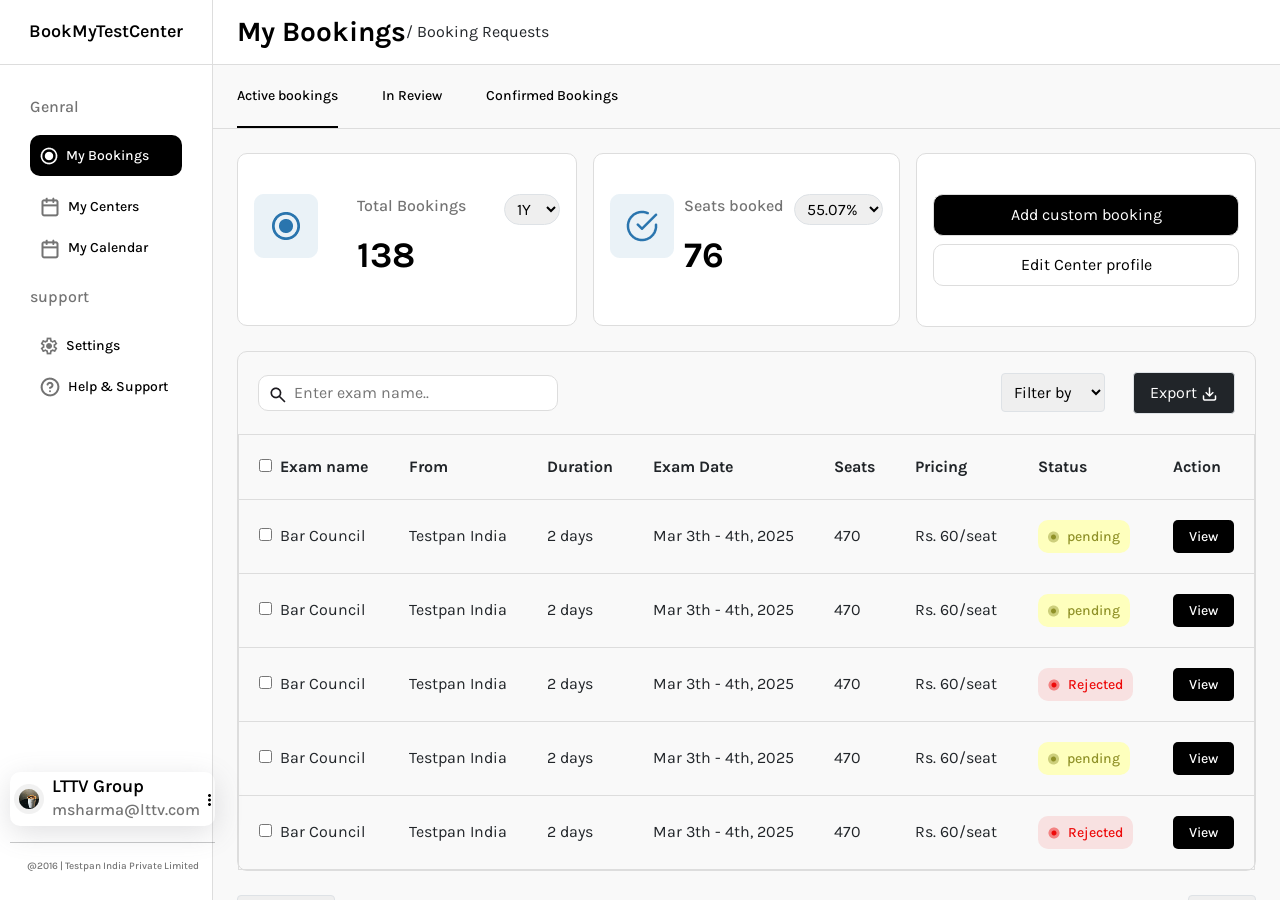
<file: booking.html>
<!DOCTYPE html>
<html lang="en">

<head>
    <meta charset="UTF-8">
    <meta name="viewport" content="width=device-width, initial-scale=1.0">
    <title>TestCenter_project</title>
    <link rel="stylesheet" href="./bootstrap/bootstrap.min.css">
    <link rel="stylesheet" href="./css/style.css">
    <link rel="icon" href="./asserts/logo.png">
</head>

<body>

    <!-- ///////////////////////////////////// My Bookings section start ///////////////////////////////////-->
    <div class="My-booking-section" id="booking">
        <div class="container-fluid">
            <div class="row">
                <div class="col-2 p-0">
                    <div class="aside-section">
                        <div class="aside-heading">
                            <h3 class="m-0">BookMyTestCenter</h3>
                        </div>
                        <ul class="aside-list">
                            <p>Genral</p>
                            <li>
                                <a href="#" class="link active" onclick="openCenterBooking(0)"><img
                                        src="./asserts/white-circle.png" alt="" class="me-2">My Bookings</a>
                            </li>
                            <li>
                                <a href="#" class="link" onclick="openCenterBooking(1)"><img
                                        src="./asserts/Calendar.png" alt="" class="me-2">My Centers</a>
                            </li>
                            <li>
                                <a href="#" class="link" onclick="openCenterBooking(2)"><img
                                        src="./asserts/Calendar.png" alt="" class="me-2">My Calendar</a>
                            </li>
                            <p class="mt-3">support</p>
                            <li>
                                <a href="#" class="link" onclick="openCenterBooking(3)"><img
                                        src="./asserts/setting-icon.png" alt="" class="me-2">Settings</a>
                            </li>
                            <li>
                                <a href="#" class="link" onclick="openCenterBooking(4)"><img
                                        src="./asserts/help-icon.png" alt="" class="me-2">Help & Support</a>
                            </li>
                        </ul>
                        <div class="company-wrapper">
                            <div class="company-add">
                                <div class="p-1">
                                    <img src="./asserts/coffee-logo.png" alt="">
                                </div>
                                <div class="comp-heading p-1">
                                    <h3 class="m-0">LTTV Group</h3>
                                    <p class="m-0">msharma@lttv.com</p>
                                </div>
                                <div class="p-1">
                                    <img src="./asserts/dout-icon.png" alt="">
                                </div>
                            </div>
                            <hr>
                            <p class="founding">@2016 | Testpan India Private Limited</p>
                        </div>

                    </div>
                </div>
                <div class="col-10 p-0 ">
                    <div class="booking-center active">
                        <div class="my-booking-wrapper">
                            <div class="my-booking-header ps-4">
                                <h2 class="m-0 fs-3">My Bookings</h2>
                                <span>/ Booking Requests</span>
                            </div>
                        </div>
                        <div class="main-contant">
                            <div class="my-booking-tab px-4">
                                <a href="#" class="booking-tab active" onclick="changeTab(0)">Active bookings</a>
                                <a href="#" class="booking-tab" onclick="changeTab(1)">In Review</a>
                                <a href="#" class="booking-tab" onclick="changeTab(2)">Confirmed Bookings</a>
                            </div>
                            <div class="Matrix-table-cnt center active">
                                <div class="matrix-wrapper p-4 d-flex justify-content-between align-items-center">
                                    <div class="col-4">
                                        <div class="matrix-box justify-content-between">
                                            <div><img src="./asserts/Group 1073714507.png" alt=""></div>
                                            <div class="">
                                                <p>Total Bookings</p>
                                                <h2>138</h2>
                                            </div>
                                            <div>
                                                <select name="" id="" class="py-1 px-2 border rounded-pill">
                                                    <option value="">1Y</option>
                                                    <option value="">2Y</option>
                                                    <option value="">3Y</option>
                                                </select>
                                            </div>
                                        </div>
                                    </div>
                                    <div class="col-4">
                                        <div class="matrix-box justify-content-between mx-3">
                                            <div><img src="./asserts/seets-books.png" alt=""></div>
                                            <div class="">
                                                <p>Seats booked</p>
                                                <h2>76</h2>
                                            </div>
                                            <div>
                                                <select name="" id="" class="border rounded-pill px-2 py-1">
                                                    <option value="">55.07%</option>
                                                    <option value="">2Y</option>
                                                    <option value="">3Y</option>
                                                </select>
                                            </div>
                                        </div>
                                    </div>
                                    <div class=" col-4">
                                        <div class="matrix-box">
                                            <div class="custom-booking-btn-box w-100">
                                                <button class="w-100 mb-2 custom-btn" data-bs-toggle="modal"
                                                    data-bs-target="#add-new-bookingModal">Add custom booking</button>
                                                <button class="w-100 center-profile-btn">Edit Center profile</button>
                                            </div>
                                        </div>
                                    </div>
                                </div>
                                <div class="table-wrapper px-4">
                                    <div class="table-container">
                                        <div class="table-header">
                                            <div class="table-input"><img src="./asserts/search.png" alt=""><input
                                                    type="text" placeholder="Enter exam name.."></div>
                                            <div>
                                                <select name="" id="" class="p-2 me-4 border rounded">
                                                    <option value="">Filter by</option>
                                                    <option value="">Filter by1</option>
                                                    <option value="">Filter by2</option>
                                                </select>
                                                <button class="py-2 px-3 border rounded bg-dark text-white">Export <img
                                                        src="./asserts/Download.png" alt=""></button>
                                            </div>
                                        </div>
                                        <table id="myTable">
                                            <thead>
                                                <tr>
                                                    <th> <input type="checkbox" class="me-2">Exam name</th>
                                                    <th>From</th>
                                                    <th>Duration</th>
                                                    <th>Exam Date</th>
                                                    <th>Seats</th>
                                                    <th>Pricing </th>
                                                    <th>Status</th>
                                                    <th>Action</th>
                                                </tr>
                                            </thead>
                                            <tbody>
                                                <tr>
                                                    <td><input type="checkbox" class="me-2">Bar Council</td>
                                                    <td>Testpan India</td>
                                                    <td>2 days</td>
                                                    <td>Mar 3th - 4th, 2025</td>
                                                    <td>470</td>
                                                    <td>Rs. 60/seat</td>
                                                    <td><a href="#" class="pending"><img
                                                                src="./asserts/panding-icon.png" alt=""
                                                                class="me-2">pending</a></td>
                                                    <td><a href="#" class="View-btn" data-bs-toggle="modal"
                                                            data-bs-target="#bookingModal">View</a></td>
                                                </tr>
                                                <tr>
                                                    <td><input type="checkbox" class="me-2">Bar Council</td>
                                                    <td>Testpan India</td>
                                                    <td>2 days</td>
                                                    <td>Mar 3th - 4th, 2025</td>
                                                    <td>470</td>
                                                    <td>Rs. 60/seat</td>
                                                    <td><a href="#" class="pending"><img
                                                                src="./asserts/panding-icon.png" alt=""
                                                                class="me-2">pending</a></td>
                                                    <td><a href="#" class="View-btn" data-bs-toggle="modal"
                                                            data-bs-target="#bookingModal">View</a></td>
                                                </tr>
                                                <tr>
                                                    <td><input type="checkbox" class="me-2">Bar Council</td>
                                                    <td>Testpan India</td>
                                                    <td>2 days</td>
                                                    <td>Mar 3th - 4th, 2025</td>
                                                    <td>470</td>
                                                    <td>Rs. 60/seat</td>
                                                    <td><a href="#" class="rejected "><img
                                                                src="./asserts/reject-icon.png" alt=""
                                                                class="me-2">Rejected</a></td>
                                                    <td><a href="#" class="View-btn" data-bs-toggle="modal"
                                                            data-bs-target="#bookingModal">View</a></td>
                                                </tr>
                                                <tr>
                                                    <td><input type="checkbox" class="me-2">Bar Council</td>
                                                    <td>Testpan India</td>
                                                    <td>2 days</td>
                                                    <td>Mar 3th - 4th, 2025</td>
                                                    <td>470</td>
                                                    <td>Rs. 60/seat</td>
                                                    <td><a href="#" class="pending"><img
                                                                src="./asserts/panding-icon.png" alt=""
                                                                class="me-2">pending</a></td>
                                                    <td><a href="#" class="View-btn" data-bs-toggle="modal"
                                                            data-bs-target="#bookingModal">View</a></td>
                                                </tr>
                                                <tr>
                                                    <td><input type="checkbox" class="me-2">Bar Council</td>
                                                    <td>Testpan India</td>
                                                    <td>2 days</td>
                                                    <td>Mar 3th - 4th, 2025</td>
                                                    <td>470</td>
                                                    <td>Rs. 60/seat</td>
                                                    <td><a href="#" class="rejected "><img
                                                                src="./asserts/reject-icon.png" alt=""
                                                                class="me-2">Rejected</a></td>
                                                    <td><a href="#" class="View-btn" data-bs-toggle="modal"
                                                            data-bs-target="#bookingModal">View</a></td>
                                                </tr>
                                            </tbody>
                                        </table>
                                    </div>
                                </div>
                            </div>
                            <div class="Matrix-table-cnt In-Review center">
                                <div class="matrix-wrapper p-4 d-flex justify-content-start align-items-center">
                                    <div class="col-4">
                                        <div class="matrix-box justify-content-between">
                                            <div><img src="./asserts/Group 1073714507.png" alt=""></div>
                                            <div class="">
                                                <p>In Review</p>
                                                <h2>58/62</h2>
                                            </div>
                                            <div>
                                                <p class="py-1 px-2 border rounded-pill m-0">% 93.54%</p>
                                            </div>
                                        </div>
                                    </div>
                                    <div class=" col-4">
                                        <div class="matrix-box ms-3">
                                            <div class="custom-booking-btn-box w-100">
                                                <button class="w-100 mb-2 custom-btn custom-btn" data-bs-toggle="modal"
                                                    data-bs-target="#add-new-bookingModal">Add custom booking</button>
                                                <button class="w-100 center-profile-btn">Edit Center profile</button>
                                            </div>
                                        </div>
                                    </div>
                                </div>
                                <div class="table-wrapper px-4">
                                    <div class="table-container">
                                        <div class="table-header">
                                            <div class="table-input"><img src="./asserts/search.png" alt=""><input
                                                    type="text" placeholder="Enter exam name.."></div>
                                            <div>
                                                <select name="" id="" class="p-2 me-4 border rounded">
                                                    <option value="">Filter by</option>
                                                    <option value="">Filter by1</option>
                                                    <option value="">Filter by2</option>
                                                </select>
                                                <button class="py-2 px-3 border rounded bg-dark text-white">Export <img
                                                        src="./asserts/Download.png" alt=""></button>
                                            </div>
                                        </div>
                                        <table id="myTable">
                                            <thead>
                                                <tr>
                                                    <th> <input type="checkbox" class="me-2">Exam name</th>
                                                    <th>From</th>
                                                    <th>Duration</th>
                                                    <th>Exam Date</th>
                                                    <th>Seats</th>
                                                    <th>Pricing </th>
                                                    <th>Status</th>
                                                    <th>Action</th>
                                                </tr>
                                            </thead>
                                            <tbody>
                                                <tr>
                                                    <td><input type="checkbox" class="me-2">Bar Council</td>
                                                    <td>Testpan India</td>
                                                    <td>2 days</td>
                                                    <td>Mar 3th - 4th, 2025</td>
                                                    <td>470</td>
                                                    <td>Rs. 60/seat</td>
                                                    <td><a href="#" class="pending"><img
                                                                src="./asserts/panding-icon.png" alt="" class="me-2">In
                                                            review</a></td>
                                                    <td><a href="#" class="View-btn" data-bs-toggle="modal"
                                                            data-bs-target="#reviewModal">View</a></td>
                                                </tr>
                                                <tr>
                                                    <td><input type="checkbox" class="me-2">Bar Council</td>
                                                    <td>Testpan India</td>
                                                    <td>2 days</td>
                                                    <td>Mar 3th - 4th, 2025</td>
                                                    <td>470</td>
                                                    <td>Rs. 60/seat</td>
                                                    <td><a href="#" class="pending"><img
                                                                src="./asserts/panding-icon.png" alt="" class="me-2">In
                                                            review</a></td>
                                                    <td><a href="#" class="View-btn" data-bs-toggle="modal"
                                                            data-bs-target="#bookingModal">View</a></td>
                                                </tr>
                                                <tr>
                                                    <td><input type="checkbox" class="me-2">Bar Council</td>
                                                    <td>Testpan India</td>
                                                    <td>2 days</td>
                                                    <td>Mar 3th - 4th, 2025</td>
                                                    <td>470</td>
                                                    <td>Rs. 60/seat</td>
                                                    <td><a href="#" class="pending"><img
                                                                src="./asserts/panding-icon.png" alt="" class="me-2">In
                                                            review</a></td>
                                                    <td><a href="#" class="View-btn" data-bs-toggle="modal"
                                                            data-bs-target="#bookingModal">View</a></td>
                                                </tr>
                                                <tr>
                                                    <td><input type="checkbox" class="me-2">Bar Council</td>
                                                    <td>Testpan India</td>
                                                    <td>2 days</td>
                                                    <td>Mar 3th - 4th, 2025</td>
                                                    <td>470</td>
                                                    <td>Rs. 60/seat</td>
                                                    <td><a href="#" class="pending"><img
                                                                src="./asserts/panding-icon.png" alt="" class="me-2">In
                                                            review</a></td>
                                                    <td><a href="#" class="View-btn" data-bs-toggle="modal"
                                                            data-bs-target="#bookingModal">View</a></td>
                                                </tr>
                                                <tr>
                                                    <td><input type="checkbox" class="me-2">Bar Council</td>
                                                    <td>Testpan India</td>
                                                    <td>2 days</td>
                                                    <td>Mar 3th - 4th, 2025</td>
                                                    <td>470</td>
                                                    <td>Rs. 60/seat</td>
                                                    <td><a href="#" class="pending"><img
                                                                src="./asserts/panding-icon.png" alt="" class="me-2">In
                                                            review</a></td>
                                                    <td><a href="#" class="View-btn" data-bs-toggle="modal"
                                                            data-bs-target="#bookingModa">View</a></td>
                                                </tr>
                                            </tbody>
                                        </table>
                                    </div>
                                </div>
                            </div>
                            <div class="Matrix-table-cnt Confirmed-Bookings center">
                                <div class="matrix-wrapper p-4 d-flex justify-content-between align-items-center">
                                    <div class="col-4">
                                        <div class="matrix-box justify-content-between">
                                            <div><img src="./asserts/Group 1073714507.png" alt=""></div>
                                            <div class="">
                                                <p>Confirmed bookings</p>
                                                <h2>58/62</h2>
                                            </div>
                                            <div>
                                                <p class="py-1 px-2 border rounded-pill">% 6.46%</p>
                                            </div>
                                        </div>
                                    </div>
                                    <div class="col-4">
                                        <div class="matrix-box justify-content-between mx-3">
                                            <div><img src="./asserts/seets-books.png" alt=""></div>
                                            <div class="">
                                                <p>Seats booked</p>
                                                <h2>1385</h2>
                                            </div>
                                            <div>
                                                <select name="" id="" class="border rounded-pill px-2 py-1">
                                                    <option value="">1Y</option>
                                                    <option value="">2Y</option>
                                                    <option value="">3Y</option>
                                                </select>
                                            </div>
                                        </div>
                                    </div>
                                    <div class=" col-4">
                                        <div class="matrix-box">
                                            <div class="custom-booking-btn-box w-100">
                                                <button class="w-100 mb-2 custom-btn custom-btn" data-bs-toggle="modal"
                                                    data-bs-target="#add-new-bookingModal">Add custom booking</button>
                                                <button class="w-100 center-profile-btn">Edit Center profile</button>
                                            </div>
                                        </div>
                                    </div>
                                </div>
                                <div class="table-wrapper px-4">
                                    <div class="table-container">
                                        <div class="table-header">
                                            <div class="table-input"><img src="./asserts/search.png" alt=""><input
                                                    type="text" placeholder="Enter exam name.."></div>
                                            <div>
                                                <select name="" id="" class="p-2 me-4 border rounded">
                                                    <option value="">Filter by</option>
                                                    <option value="">Filter by1</option>
                                                    <option value="">Filter by2</option>
                                                </select>
                                                <button class="py-2 px-3 border rounded bg-dark text-white">Export <img
                                                        src="./asserts/Download.png" alt=""></button>
                                            </div>
                                        </div>
                                        <table id="myTable">
                                            <thead>
                                                <tr>
                                                    <th> <input type="checkbox" class="me-2">Exam name</th>
                                                    <th>From</th>
                                                    <th>Duration</th>
                                                    <th>Exam Date</th>
                                                    <th>Seats</th>
                                                    <th>Pricing </th>
                                                    <th>Status</th>
                                                    <th>Action</th>
                                                </tr>
                                            </thead>
                                            <tbody>
                                                <tr>
                                                    <td><input type="checkbox" class="me-2">Bar Council</td>
                                                    <td>Testpan India</td>
                                                    <td>2 days</td>
                                                    <td>Mar 3th - 4th, 2025</td>
                                                    <td>470</td>
                                                    <td>Rs. 60/seat</td>
                                                    <td><a href="#" class="accepted"><img
                                                                src="./asserts/conform-icon.png" alt=""
                                                                class="me-2">Confirmed</a></td>
                                                    <td><a href="#" class="View-btn" data-bs-toggle="modal" data-bs-target="#acceptModal">View</a></td>
                                                </tr>
                                                <tr>
                                                    <td><input type="checkbox" class="me-2">Bar Council</td>
                                                    <td>Testpan India</td>
                                                    <td>2 days</td>
                                                    <td>Mar 3th - 4th, 2025</td>
                                                    <td>470</td>
                                                    <td>Rs. 60/seat</td>
                                                    <td><a href="#" class="accepted"><img
                                                                src="./asserts/conform-icon.png" alt=""
                                                                class="me-2">Confirmed</a></td>
                                                    <td><a href="#" class="View-btn">View</a></td>
                                                </tr>
                                                <tr>
                                                    <td><input type="checkbox" class="me-2">Bar Council</td>
                                                    <td>Testpan India</td>
                                                    <td>2 days</td>
                                                    <td>Mar 3th - 4th, 2025</td>
                                                    <td>470</td>
                                                    <td>Rs. 60/seat</td>
                                                    <td><a href="#" class="accepted"><img
                                                                src="./asserts/conform-icon.png" alt=""
                                                                class="me-2">Confirmed</a></td>
                                                    <td><a href="#" class="View-btn">View</a></td>
                                                </tr>
                                                <tr>
                                                    <td><input type="checkbox" class="me-2">Bar Council</td>
                                                    <td>Testpan India</td>
                                                    <td>2 days</td>
                                                    <td>Mar 3th - 4th, 2025</td>
                                                    <td>470</td>
                                                    <td>Rs. 60/seat</td>
                                                    <td><a href="#" class="accepted"><img
                                                                src="./asserts/conform-icon.png" alt=""
                                                                class="me-2">Confirmed</a></td>
                                                    <td><a href="#" class="View-btn">View</a></td>
                                                </tr>
                                                <tr>
                                                    <td><input type="checkbox" class="me-2">Bar Council</td>
                                                    <td>Testpan India</td>
                                                    <td>2 days</td>
                                                    <td>Mar 3th - 4th, 2025</td>
                                                    <td>470</td>
                                                    <td>Rs. 60/seat</td>
                                                    <td><a href="#" class="accepted"><img
                                                                src="./asserts/conform-icon.png" alt=""
                                                                class="me-2">Confirmed</a></td>
                                                    <td><a href="#" class="View-btn">View</a></td>
                                                </tr>
                                            </tbody>
                                        </table>
                                    </div>
                                </div>
                            </div>
                            <div class="p-4 d-flex justify-content-between align-items-center">
                                <button class="border p-2 rounded" onclick="prevPage()"><img
                                        src="./asserts/Line 175.png" alt="">Previous
                                </button>
                                <div id="pageshow">Page 1</div>
                                <button class="border p-2 rounded" onclick="nextPage()">Next<img
                                        src="./asserts/right-arrow.png" alt="next">
                                </button>
                            </div>
                        </div>

                        <!-- /////////////////////////////////// Active bookings Modal start /////////////////-->
                        <div class="modal fade" id="bookingModal" tabindex="-1" aria-labelledby="bookingModalLabel"
                            aria-hidden="true">
                            <div class="modal-dialog">
                                <div class="modal-content">
                                    <div class="modal-header border-bottom pb-3">
                                        <button type="button" class="btn-close" data-bs-dismiss="modal"
                                            aria-label="Close"></button>
                                    </div>
                                    <div class="project-details-bg-modal">
                                        <div class="heading p-3">
                                            <h5 class="modal-title fw-bold">Bar Council Exam</h5>
                                            <p class="m-0">Booking Received on <span class="text-dark fw-bold">February
                                                    25th, 2025</span></p>
                                        </div>
                                        <div class="modal-body">
                                            <h6 class="fw-semibold">01: Project Details</h6>

                                            <div class="form-group">
                                                <label class="form-label">Exam Date</label>
                                                <input type="text" class="form-control" value="Mar 3rd - 4th, 2025"
                                                    readonly>
                                            </div>
                                            <div class="form-group">
                                                <label class="form-label">Exam Category</label>
                                                <input type="text" class="form-control" value="Government" readonly>
                                            </div>
                                            <div class="form-group">
                                                <label class="form-label">Exam City</label>
                                                <input type="text" class="form-control" value="Delhi" readonly>
                                            </div>
                                            <div class="form-group">
                                                <label class="form-label">Seats</label>
                                                <input type="text" class="form-control" value="470" readonly>
                                            </div>
                                            <div class="form-group">
                                                <label class="form-label">From</label>
                                                <input type="text" class="form-control" value="Testpan India" readonly>
                                            </div>
                                            <div class="form-group">
                                                <label class="form-label">Pricing</label>
                                                <input type="text" class="form-control" value="Rs. 60 / seat" readonly>
                                            </div>

                                            <h6 class="fw-semibold mt-4">02: Software & Hardware Requirements</h6>
                                            <div class="form-group">
                                                <label class="form-label">Exam Mode</label>
                                                <input type="text" class="form-control" value="Internet based" readonly>
                                            </div>

                                            <h6 class="fw-semibold mt-4">Computer Configuration</h6>
                                            <div class="form-group">
                                                <label class="form-label">Operating System</label>
                                                <input type="text" class="form-control" value="Windows 10" readonly>
                                            </div>
                                            <div class="form-group">
                                                <label class="form-label">RAM</label>
                                                <input type="text" class="form-control" value="4 GB" readonly>
                                            </div>
                                            <div class="form-group">
                                                <label class="form-label">Processor</label>
                                                <input type="text" class="form-control" value="i7, 10th Gen" readonly>
                                            </div>
                                            <div class="form-group">
                                                <label class="form-label">Display Resolution</label>
                                                <input type="text" class="form-control" value="1200 x 800" readonly>
                                            </div>
                                            <div class="form-group">
                                                <label class="form-label">Internet on each device</label>
                                                <input type="text" class="form-control" value="Yes" readonly>
                                            </div>

                                            <h6 class="fw-semibold mt-4">03: Amenity Requirements</h6>
                                            <div class="form-group">
                                                <label class="form-label">Parking Facility</label>
                                                <input type="text" class="form-control" value="Yes" readonly>
                                            </div>
                                            <div class="form-group">
                                                <label class="form-label">Security Guard</label>
                                                <input type="text" class="form-control" value="Male" readonly>
                                            </div>
                                            <div class="form-group">
                                                <label class="form-label">Lockers</label>
                                                <input type="text" class="form-control" value="Yes" readonly>
                                            </div>
                                            <div class="form-group">
                                                <label class="form-label">Waiting area</label>
                                                <input type="text" class="form-control" value="Yes" readonly>
                                            </div>
                                            <div class="form-group">
                                                <label class="form-label">Power Backup</label>
                                                <input type="text" class="form-control" value="Yes" readonly>
                                            </div>
                                            <div class="form-group">
                                                <label class="form-label">PH Handicapped</label>
                                                <input type="text" class="form-control" value="Yes" readonly>
                                            </div>
                                            <div class="form-group">
                                                <label class="form-label">Printer</label>
                                                <input type="text" class="form-control" value="Yes" readonly>
                                            </div>
                                            <div class="form-group">
                                                <label class="form-label">Rough sheet</label>
                                                <input type="text" class="form-control" value="Yes" readonly>
                                            </div>
                                            <div class="form-group">
                                                <label class="form-label">Partition</label>
                                                <input type="text" class="form-control" value="Yes" readonly>
                                            </div>
                                            <div class="form-group">
                                                <label class="form-label">AC in lab</label>
                                                <input type="text" class="form-control" value="Yes" readonly>
                                            </div>
                                            <div class="form-group">
                                                <label class="form-label">CCTV required </label>
                                                <input type="text" class="form-control" value="Yes" readonly>
                                            </div>
                                            <div class="form-group">
                                                <label class="form-label">Footage required </label>
                                                <input type="text" class="form-control" value="Yes" readonly>
                                            </div>

                                        </div>
                                    </div>
                                    <div class="pt-4 ps-4 pe-3 bg-white">
                                        <button class="btn btn-danger reject-details" data-bs-toggle="modal" data-bs-target="#rejectionModal">Reject</button>
                                        <button class="btn btn-success accept-details">Accept</button>
                                        <p class="text-center mt-3 fs-5">Have a question? <a href="#"
                                                class="fs-5 text-decoration-none">Contact us</a></p>
                                    </div>
                                </div>
                            </div>
                        </div>
                        <!-- ////////////////////////////////// Active bookings modal end ////////////////-->

                        <!--/////////////////////////////// review modal start ////////////////////////-->
                        <div class="modal right fade" id="reviewModal" tabindex="-1" aria-labelledby="reviewModalLabel"
                            aria-hidden="true">
                            <div class="modal-dialog">
                                <div class="modal-content">
                                    <div class="text-end border-bottom p-3  bg-white">
                                        <button type="button" class="btn-close" data-bs-dismiss="modal"
                                            aria-label="Close"></button>
                                    </div>
                                    <div class="project-details-bg-modal p-3">
                                        <div class="heading p-3">
                                            <h5 class="modal-title fw-bold">Bar Council Exam</h5>
                                            <p class="m-0">Booking Received on <span class="text-dark fw-bold">February
                                                    25th, 2025</span></p>
                                        </div>
                                        <div class="p-3">
                                            <div class="bg-white p-3 rounded">
                                                <div class="mb-4">
                                                    <img src="./asserts/booking-accept-icon.png" alt="">
                                                    <span>Booking accepted on February 26th, 2025</span>
                                                </div>
                                                <div>
                                                    <img src="./asserts/booking-review-icon.png" alt="">
                                                    <span>Booking in review. Please wait for confirmation</span>
                                                </div>
                                            </div>
                                        </div>
                                        <hr>
                                        <div class="modal-body">
                                            <h2 class="fs-4">Exam Details</h2>
                                            <p>Project details </p>

                                            <div class="form-group">
                                                <label class="form-label">Exam Date</label>
                                                <input type="text" class="form-control" value="Mar 3rd - 4th, 2025"
                                                    readonly>
                                            </div>
                                            <div class="form-group">
                                                <label class="form-label">Exam Category</label>
                                                <input type="text" class="form-control" value="Government" readonly>
                                            </div>
                                            <div class="form-group">
                                                <label class="form-label">Exam City</label>
                                                <input type="text" class="form-control" value="Delhi" readonly>
                                            </div>
                                            <div class="form-group">
                                                <label class="form-label">Seats</label>
                                                <input type="text" class="form-control" value="470" readonly>
                                            </div>
                                            <div class="form-group">
                                                <label class="form-label">From</label>
                                                <input type="text" class="form-control" value="Testpan India" readonly>
                                            </div>
                                            <div class="form-group">
                                                <label class="form-label">Pricing</label>
                                                <input type="text" class="form-control" value="Rs. 60 / seat" readonly>
                                            </div>

                                            <h6 class="fw-semibold mt-4">02: Software & Hardware Requirements</h6>
                                            <div class="form-group">
                                                <label class="form-label">Exam Mode</label>
                                                <input type="text" class="form-control" value="Internet based" readonly>
                                            </div>

                                            <h6 class="fw-semibold mt-4">Computer Configuration</h6>
                                            <div class="form-group">
                                                <label class="form-label">Operating System</label>
                                                <input type="text" class="form-control" value="Windows 10" readonly>
                                            </div>
                                            <div class="form-group">
                                                <label class="form-label">RAM</label>
                                                <input type="text" class="form-control" value="4 GB" readonly>
                                            </div>
                                            <div class="form-group">
                                                <label class="form-label">Processor</label>
                                                <input type="text" class="form-control" value="i7, 10th Gen" readonly>
                                            </div>
                                            <div class="form-group">
                                                <label class="form-label">Display Resolution</label>
                                                <input type="text" class="form-control" value="1200 x 800" readonly>
                                            </div>
                                            <div class="form-group">
                                                <label class="form-label">Internet on each device</label>
                                                <input type="text" class="form-control" value="Yes" readonly>
                                            </div>

                                            <h6 class="fw-semibold mt-4">03: Amenity Requirements</h6>
                                            <div class="form-group">
                                                <label class="form-label">Parking Facility</label>
                                                <input type="text" class="form-control" value="Yes" readonly>
                                            </div>
                                            <div class="form-group">
                                                <label class="form-label">Security Guard</label>
                                                <input type="text" class="form-control" value="Male" readonly>
                                            </div>
                                            <div class="form-group">
                                                <label class="form-label">Lockers</label>
                                                <input type="text" class="form-control" value="Yes" readonly>
                                            </div>
                                            <div class="form-group">
                                                <label class="form-label">Waiting area</label>
                                                <input type="text" class="form-control" value="Yes" readonly>
                                            </div>
                                            <div class="form-group">
                                                <label class="form-label">Power Backup</label>
                                                <input type="text" class="form-control" value="Yes" readonly>
                                            </div>
                                            <div class="form-group">
                                                <label class="form-label">PH Handicapped</label>
                                                <input type="text" class="form-control" value="Yes" readonly>
                                            </div>
                                            <div class="form-group">
                                                <label class="form-label">Printer</label>
                                                <input type="text" class="form-control" value="Yes" readonly>
                                            </div>
                                            <div class="form-group">
                                                <label class="form-label">Rough sheet</label>
                                                <input type="text" class="form-control" value="Yes" readonly>
                                            </div>
                                            <div class="form-group">
                                                <label class="form-label">Partition</label>
                                                <input type="text" class="form-control" value="Yes" readonly>
                                            </div>
                                            <div class="form-group">
                                                <label class="form-label">AC in lab</label>
                                                <input type="text" class="form-control" value="Yes" readonly>
                                            </div>
                                            <div class="form-group">
                                                <label class="form-label">CCTV required </label>
                                                <input type="text" class="form-control" value="Yes" readonly>
                                            </div>
                                            <div class="form-group">
                                                <label class="form-label">Footage required </label>
                                                <input type="text" class="form-control" value="Yes" readonly>
                                            </div>
                                            <p class="text-center my-4">Have a question? <span
                                                    class="text-dark fw-bold">Contact us</span></p>
                                        </div>
                                    </div>
                                </div>
                            </div>
                        </div>
                        <!--////////////////////////////////// review modal end /////////////////////////-->

                        <!--/////////////////////////////// accept modal start ////////////////////////-->
                        <div class="modal right fade" id="acceptModal" tabindex="-1" aria-labelledby="acceptModalLabel"
                            aria-hidden="true">
                            <div class="modal-dialog">
                                <div class="modal-content">
                                    <div class="text-end border-bottom p-3  bg-white">
                                        <button type="button" class="btn-close" data-bs-dismiss="modal"
                                            aria-label="Close"></button>
                                    </div>
                                    <div class="project-details-bg-modal p-3">
                                        <div class="heading p-3">
                                            <h5 class="modal-title fw-bold">Bar Council Exam</h5>
                                            <p class="m-0">Booking Received on <span class="text-dark fw-bold">February
                                                    25th, 2025</span></p>
                                        </div>
                                        <div class="p-3">
                                            <div class="bg-white p-3 rounded">
                                                <div class="mb-4">
                                                    <img src="./asserts/booking-accept-icon.png" alt="">
                                                    <span>Booking accepted on February 26th, 2025</span>
                                                </div>
                                                <div>
                                                    <img src="./asserts/booking-accept-icon.png" alt="">
                                                    <span>Booking confirmed on Feb 29th, 2025</span>
                                                    <p class="ms-4 m-0">Entry added to your Calendar, <span class="fw-bold text-dark">Check now</span></p>
                                                </div>
                                            </div>
                                        </div>
                                        <hr>
                                        <div class="modal-body">
                                            <h2 class="fs-4">Exam Details</h2>
                                            <p>Project details </p>

                                            <div class="form-group">
                                                <label class="form-label">Exam Date</label>
                                                <input type="text" class="form-control" value="Mar 3rd - 4th, 2025"
                                                    readonly>
                                            </div>
                                            <div class="form-group">
                                                <label class="form-label">Exam Category</label>
                                                <input type="text" class="form-control" value="Government" readonly>
                                            </div>
                                            <div class="form-group">
                                                <label class="form-label">Exam City</label>
                                                <input type="text" class="form-control" value="Delhi" readonly>
                                            </div>
                                            <div class="form-group">
                                                <label class="form-label">Seats</label>
                                                <input type="text" class="form-control" value="470" readonly>
                                            </div>
                                            <div class="form-group">
                                                <label class="form-label">From</label>
                                                <input type="text" class="form-control" value="Testpan India" readonly>
                                            </div>
                                            <div class="form-group">
                                                <label class="form-label">Pricing</label>
                                                <input type="text" class="form-control" value="Rs. 60 / seat" readonly>
                                            </div>

                                            <h6 class="fw-semibold mt-4">02: Software & Hardware Requirements</h6>
                                            <div class="form-group">
                                                <label class="form-label">Exam Mode</label>
                                                <input type="text" class="form-control" value="Internet based" readonly>
                                            </div>

                                            <h6 class="fw-semibold mt-4">Computer Configuration</h6>
                                            <div class="form-group">
                                                <label class="form-label">Operating System</label>
                                                <input type="text" class="form-control" value="Windows 10" readonly>
                                            </div>
                                            <div class="form-group">
                                                <label class="form-label">RAM</label>
                                                <input type="text" class="form-control" value="4 GB" readonly>
                                            </div>
                                            <div class="form-group">
                                                <label class="form-label">Processor</label>
                                                <input type="text" class="form-control" value="i7, 10th Gen" readonly>
                                            </div>
                                            <div class="form-group">
                                                <label class="form-label">Display Resolution</label>
                                                <input type="text" class="form-control" value="1200 x 800" readonly>
                                            </div>
                                            <div class="form-group">
                                                <label class="form-label">Internet on each device</label>
                                                <input type="text" class="form-control" value="Yes" readonly>
                                            </div>

                                            <h6 class="fw-semibold mt-4">03: Amenity Requirements</h6>
                                            <div class="form-group">
                                                <label class="form-label">Parking Facility</label>
                                                <input type="text" class="form-control" value="Yes" readonly>
                                            </div>
                                            <div class="form-group">
                                                <label class="form-label">Security Guard</label>
                                                <input type="text" class="form-control" value="Male" readonly>
                                            </div>
                                            <div class="form-group">
                                                <label class="form-label">Lockers</label>
                                                <input type="text" class="form-control" value="Yes" readonly>
                                            </div>
                                            <div class="form-group">
                                                <label class="form-label">Waiting area</label>
                                                <input type="text" class="form-control" value="Yes" readonly>
                                            </div>
                                            <div class="form-group">
                                                <label class="form-label">Power Backup</label>
                                                <input type="text" class="form-control" value="Yes" readonly>
                                            </div>
                                            <div class="form-group">
                                                <label class="form-label">PH Handicapped</label>
                                                <input type="text" class="form-control" value="Yes" readonly>
                                            </div>
                                            <div class="form-group">
                                                <label class="form-label">Printer</label>
                                                <input type="text" class="form-control" value="Yes" readonly>
                                            </div>
                                            <div class="form-group">
                                                <label class="form-label">Rough sheet</label>
                                                <input type="text" class="form-control" value="Yes" readonly>
                                            </div>
                                            <div class="form-group">
                                                <label class="form-label">Partition</label>
                                                <input type="text" class="form-control" value="Yes" readonly>
                                            </div>
                                            <div class="form-group">
                                                <label class="form-label">AC in lab</label>
                                                <input type="text" class="form-control" value="Yes" readonly>
                                            </div>
                                            <div class="form-group">
                                                <label class="form-label">CCTV required </label>
                                                <input type="text" class="form-control" value="Yes" readonly>
                                            </div>
                                            <div class="form-group">
                                                <label class="form-label">Footage required </label>
                                                <input type="text" class="form-control" value="Yes" readonly>
                                            </div>
                                            <p class="text-center my-4">Have a question? <span
                                                    class="text-dark fw-bold">Contact us</span></p>
                                        </div>
                                    </div>
                                </div>
                            </div>
                        </div>
                        <!--////////////////////////////////// accept modal end /////////////////////////-->

                        <!-- //////////////// coustom booking modal ///////////////////////////////-->
                        <div class="modal fade" id="add-new-bookingModal" tabindex="-1"
                            aria-labelledby="add-new-bookingModal" aria-hidden="true">
                            <div class="modal-dialog modal-dialog-scrollable modal-fullscreen-sm-down">
                                <div class="modal-content">
                                    <div class="modal-header d-block border-bottom-0">
                                        <div class="close-btn-wrapper p-3 text-end">
                                            <button type="button" class="btn-close " data-bs-dismiss="modal"
                                                aria-label="Close"></button>
                                        </div>
                                        <div class="">
                                            <div class="text-center">
                                                <img src="./asserts/plus-icon.png" alt="plus-icon">
                                            </div>
                                            <div class="text-center">
                                                <h3 class="modal-title my-3" id="add-new-bookingModal">Add a new booking
                                                </h3>
                                                <p>Please enter the following details to create a booking.</p>
                                            </div>
                                        </div>
                                    </div>
                                    <div class="modal-body">
                                        <p>Client details.</p>
                                        <!-- Client Details -->
                                        <div class="Client-detail-box">
                                            <p>
                                                <label>Client name</label>
                                                <input type="text" class="form-control mb-2" placeholder="...">
                                            </p>
                                            <p>
                                                <label for="">Client email</label>
                                                <input type="email" class="form-control mb-2" placeholder="...">
                                            </p>
                                            <p>
                                                <label for="">Client Phone number</label>
                                                <input type="text" class="form-control mb-3" placeholder="...">
                                            </p>
                                        </div>
                                        <!-- Exam Details -->
                                        <p class="mt-3">Exam details.</p>
                                        <div class="Client-detail-box">
                                            <p>
                                                <label for="">Exam name</label>
                                                <input type="text" class="form-control mb-2" placeholder="...">
                                            </p>
                                            <p>
                                                <label>Exam type</label>
                                                <select class="form-select mb-2">
                                                    <option selected>Select an option</option>
                                                    <option>Exam Type 1</option>
                                                    <option>Exam Type 2</option>
                                                </select>
                                            </p>
                                            <p>
                                                <label for="">Exam location</label>
                                                <input type="text" class="form-control mb-2" placeholder="...">
                                            </p>
                                            <p>
                                                <label for="">Exam date</label>
                                                <input type="date" class="form-control mb-2">
                                            </p>
                                            <p>
                                                <label for="">Exam duration (in days)</label>
                                                <input type="number" class="form-control mb-2"
                                                    placeholder="Exam duration in days">
                                            </p>
                                            <p>
                                                <label for="">Exam time</label>
                                                <input type="time" class="form-control mb-3">
                                            </p>
                                        </div>
                                        <!-- Booking Details -->
                                        <p class="mt-3">Booking details</p>
                                        <div class="Client-detail-box">
                                            <p>
                                                <label for="">Seats booked</label>
                                                <input type="number" class="form-control mb-2"
                                                    placeholder="Seats booked">
                                            </p>
                                            <p>
                                                <label for="">Labs assignedLabs assigned</label>
                                                <select class="form-select mb-3">
                                                    <option selected>Select 1 or more labs</option>
                                                    <option>Lab 1</option>
                                                    <option>Lab 2</option>
                                                </select>
                                            </p>
                                        </div>
                                    </div>
                                    <div class="modal-footer border-top-0">
                                        <button type="button" class="btn btn-dark w-100">Confirm booking</button>
                                    </div>
                                </div>
                            </div>
                        </div>
                        <!-- //////////////  coustom booking modal /////////////////////////////////////////-->

                        <!--///////////////// rejection modal start /////////////////////////////-->
                        <div class="modal fade" id="rejectionModal" tabindex="-1" aria-hidden="true">
                            <div class="modal-dialog">
                                <div class="modal-content p-4">
                                    <div class="modal-header border-0">
                                        <h5 class="modal-title">Please give us a reason for rejection</h5>
                                        <button type="button" class="btn-close" data-bs-dismiss="modal" aria-label="Close"></button>
                                    </div>
                                    <div class="modal-body">
                                        <p class="text-muted">We use your responses to understand what went wrong from our end, so that we can fix it the next time.</p>
                                        <p class="fw-bold">Select all that apply</p>
                                        <div class="form-check">
                                            <input class="form-check-input" type="checkbox" id="reason1">
                                            <label class="form-check-label" for="reason1">Price is not up to the mark <strong>Negotiate?</strong></label>
                                        </div>
                                        <div class="form-check">
                                            <input class="form-check-input" type="checkbox" id="reason2">
                                            <label class="form-check-label" for="reason2">No of seats do not match</label>
                                        </div>
                                        <div class="form-check">
                                            <input class="form-check-input" type="checkbox" id="reason3">
                                            <label class="form-check-label" for="reason3">Technical requirements do not match</label>
                                        </div>
                                        <div class="form-check">
                                            <input class="form-check-input" type="checkbox" id="reason4">
                                            <label class="form-check-label" for="reason4">Change in infrastructure</label>
                                        </div>
                                        <div class="form-check">
                                            <input class="form-check-input" type="checkbox" id="reason5">
                                            <label class="form-check-label" for="reason5">My reason is not listed here</label>
                                        </div>
                                        <textarea class="form-control mt-3 w-100" rows="5" placeholder="Please explain here..."></textarea>
                                    </div>
                                    <div class="modal-footer border-0 justify-content-between">
                                        <button type="button" class="btn btn-light" data-bs-dismiss="modal">Go back</button>
                                        <button type="button" class="btn btn-dark" data-bs-toggle="modal" data-bs-target="#areYouSureModal">Submit →</button>
                                    </div>
                                </div>
                            </div>
                        </div>
                         <!--//////////////////////////// rejection modal end /////////////////////////-->

                         <!--///////////////////////// Are You Sure Modal start /////////////////////////-->
                         <div class="modal fade right" id="areYouSureModal" tabindex="-1" aria-hidden="true">
                            <div class="modal-dialog">
                                <div class="modal-content p-4">
                                    <div class="modal-header border-0">
                                        <h5 class="modal-title fw-bold">Are you sure?</h5>
                                        <button type="button" class="btn-close" data-bs-dismiss="modal" aria-label="Close"></button>
                                    </div>
                                    <div class="modal-body">
                                        <p class="text-muted">This action cannot be undone</p>
                                    </div>
                                    <div class="modal-footer border-0">
                                        <button type="button" class="btn btn-outline-dark" data-bs-dismiss="modal">Recheck</button>
                                        <button type="button" class="btn btn-danger">Yes, reject →</button>
                                    </div>
                                </div>
                            </div>
                        </div>
                         <!--////////////////////////////  Are You Sure Modal end /////////////////////////-->
                    </div>
                    <div class="booking-center my-centers-section">
                        <h1>My-centers</h1>
                    </div>
                    <div class="booking-center w-100 calender-section">
                        <div class="my-booking-wrapper">
                            <div class="my-booking-header px-4">
                                <h2 class="m-0 fs-3">My Calendar</h2>
                            </div>
                        </div>
                        <div class="d-flex">
                            <div class="col-8">
                                <div class="d-flex justify-content-between align-items-center p-4">
                                    <div>
                                        <select name="" id="" class="border-0 fs-4">
                                            <option value="">March 3rd, 2025 </option>
                                            <option value="">April 3rd, 2025 </option>
                                            <option value="">May 3rd, 2025 </option>
                                        </select>
                                        <p class="m-0">Tuesday</p>
                                    </div>
                                    <div><button class="btn btn-dark fs-6">Add new booking</button></div>
                                </div>
                                <div class="p-4">
                                    <table class="calender-table">
                                        <thead>
                                            <tr>
                                                <th>Sun</th>
                                                <th>Mon</th>
                                                <th>Tue</th>
                                                <th>Wed</th>
                                                <th>Thu</th>
                                                <th>Fri</th>
                                                <th>Sat</th>

                                            </tr>
                                        </thead>
                                        <tbody>
                                            <tr>
                                                <td>1</td>
                                                <td>2</td>
                                                <td class="date-day">3</td>
                                                <td>4</td>
                                                <td>5</td>
                                                <td>6</td>
                                                <td>7</td>
                                            </tr>
                                            <tr>
                                                <td>8</td>
                                                <td>9</td>
                                                <td>10</td>
                                                <td>11</td>
                                                <td>12</td>
                                                <td>13</td>
                                                <td>14</td>
                                            </tr>
                                            <tr>
                                                <td>15</td>
                                                <td>16</td>
                                                <td>17</td>
                                                <td>18</td>
                                                <td>19</td>
                                                <td>20</td>
                                                <td>21</td>
                                            </tr>
                                            <tr>
                                                <td>22</td>
                                                <td>23</td>
                                                <td>24</td>
                                                <td class="date-day">25</td>
                                                <td>26</td>
                                                <td>27</td>
                                                <td>28</td>
                                            </tr>
                                            <tr>
                                                <td>29</td>
                                                <td>30</td>
                                                <td>31</td>
                                                <td class="next-month">Apr 1</td>
                                                <td>2</td>
                                                <td>3</td>
                                                <td>4</td>
                                            </tr>
                                        </tbody>
                                    </table>
                                </div>
                            </div>
                            <div class="col-4">
                                <div class="event-aside">
                                    <div>
                                        <h3>Events</h3>
                                        <p>Exam Scheduled for the day</p>
                                    </div>
                                    <div class="bg-white p-3 exam-seats-box ">
                                        <p>PAN India Bar Council exam</p>
                                        <h3>1400 seats</h3>
                                        <hr>
                                        <div class="d-flex justify-content-between align-items-center mb-4">
                                            <div>Date</div>
                                            <div>March 3rd, 2025</div>
                                        </div>
                                        <div class="d-flex justify-content-between align-items-center mb-4">
                                            <div>Client</div>
                                            <div>Testpan India</div>
                                        </div>
                                        <div class="d-flex justify-content-between align-items-center mb-4">
                                            <div>Duration</div>
                                            <div>day</div>
                                        </div>
                                        <div class="d-flex justify-content-between align-items-center mb-4">
                                            <div>Timings</div>
                                            <div>9:00 AM - 1:00 PM</div>
                                        </div>
                                        <div class="d-flex justify-content-between align-items-center mb-4">
                                            <div>Status</div>
                                            <div class="exam-status">Exam pending</div>
                                        </div>
                                        <hr>
                                        <div class="text-center">
                                            <button class="btn border-secondary w-100">View booking details</button>
                                        </div>
                                    </div>

                                </div>

                            </div>
                        </div>
                    </div>
                    <div class="booking-center Settings-section">
                        <h2>Settings</h2>
                    </div>
                    <div class="booking-center help-section">
                        <h2>Help-Supports</h2>
                    </div>
                </div>
            </div>
        </div>
    </div>
    <!-- ///////////////////////////////////// My Bookings section end -->


    <script src="./bootstrap/bootstrap.bundle.min.js"></script>
    <script src="./js/script.js"></script>
</body>

</html>
</file>
<file: css/style.css>
@import url('https://fonts.googleapis.com/css2?family=Karla:ital,wght@0,200..800;1,200..800&family=Roboto:ital,wght@0,100..900;1,100..900&display=swap');

* {
    padding: 0;
    margin: 0;
    box-sizing: border-box;
    font-family: "Karla", serif;
}

h2 {
    font-weight: 700 !important;
    font-size: 36px !important;
    color: #000000;
}

h3 {
    font-size: 18px !important;
    font-weight: 600 !important;
    color: #000000;

}

p {

    font-weight: 500 !important;
    font-size: 16px !important;
    color: #737373;

}

a {
    font-size: 14px !important;
    font-weight: 500 !important;
    color: #000000 !important;
}

label {
    color: #000;
}

.need-help {
    color: #DFDFDF !important;
    background: #000000 !important;
    border-radius: 10px !important;
    padding: 5px 10px;

}

.page {
    display: none;
}

.active {
    display: block;
}

/* ////////////////// slider start ////////////////////////////////*/
.testimonial-box {
    /* width: 400px; */
    background: white;
    padding: 20px;
    text-align: center;
    border-radius: 10px;
    /* box-shadow: 0px 0px 10px rgba(0, 0, 0, 0.1); */
    position: relative;
    overflow: hidden;
}

.testimonial-img-box {
    width: 100%;
    height: 200px;
    background-size: cover;
    background-position: center;
    transition: background-image 0.8s ease-in-out;
}


.testimonial-text-box {
    padding: 20px;
}

.text-center h2 {
    font-size: 22px;
    margin: 10px 0;
}

.text-center p {
    font-size: 16px;
    color: #555;
}

/* Indicators */
.center-profile-indecater {
    display: flex;
    justify-content: center;
    margin-top: 15px;
}

.center-profile-indecater div {
    width: 12px;
    height: 12px;
    background-color: #ddd;
    margin: 0 5px;
    border-radius: 50%;
    transition: background 0.5s;
}

.center-profile-indecater .active {
    background-color: #3498db;
    width: 50px;
    height: 20px;
    border-radius: 20px;
    background-color: #000;
}

/* //////////////////////////////////////////// slider end /////////////////////////////////////////////////////*/

/* ////////////////////////////////////////////////////// Create an account style start /////////////////////// */
.center-profile,
.Center-Administration-details,
.Exam-Infrastructure-details-section,
.Bank-Account-details-section {
    background-color: #f9f9f9;
}

.back-to-website {
    border: 1px solid #DFDFDF !important;
    border-radius: 10px !important;
}

.form-wrapper input,
.country-code {
    background-color: #f9f9f9;
    border: none;
    outline: none;
    border: 1px solid #DFDFDF;
    border-radius: 10px;
}

.form-wrapper label {
    font-size: 14px;
}

.form-wrapper label span {
    color: #000;
    font-weight: 600;
}

.line-indicator {
    display: flex;
    justify-content: space-between;
    align-items: center;
    padding: 30px 0px;
}

.line-indicator div {
    width: 31%;
    height: 3px;
    background-color: #DDDDDD;
}

.testimonial-img-box {
    width: 100%;
    height: 300px;
    background-color: #fff;

}

.center-profile-indecater {
    display: flex;
    justify-content: center;
    align-items: center;
}

.center-profile-indecater div {
    width: 20px;
    height: 20px;
    background-color: #DDDDDD;
    border-radius: 50%;
    margin: 0px 10px;
}

.border.stepFilled {
    background-color: #f9f9f9;
    border: 1px solid #F9F9F9;
}

/* ////////////////////////////////////////////////////// Create an account style end /////////////////////// */


/*///////////////////////////////////// Verify your phone number section style start /////////////////////////*/
.text-wrapper p span {
    color: #000;
    font-weight: bold;
}

.form-wrapper-phone-number input {
    width: 65px;
    height: 60px;
    padding: 10px;
    border: 2px solid #000000;
    background: #F9FAFB;
    border-radius: 5px;
    display: flex;
    justify-content: center;
    align-items: center;
    font-size: 20px;
    font-weight: 600;
    text-align: center;

}

.form-wrapper-phone-number input[type="number"]::-webkit-inner-spin-button,
input[type="number"]::-webkit-outer-spin-button {
    -webkit-appearance: none;
    margin: 0;
}

.Create_phone_number {
    height: 100vh;
}

.first-indicator {
    background-color: #000 !important;
}

.first-center-profile-indecator {
    width: 50px !important;
    height: 20px !important;
    border-radius: 20px !important;
    background-color: #000 !important;
}

/*///////////////////////////////////// Verify your phone number section style end /////////////////////////*/


/* /////////////////////////////////// M-pin section style start //////////////////////////////////////////// */
.form-wrapper-M-pin input[type="number"]::-webkit-inner-spin-button,
input[type="number"]::-webkit-outer-spin-button {
    -webkit-appearance: none;
    margin: 0;
}

.form-wrapper-M-pin input {
    width: 80px;
    height: 70px;
    padding: 10px;
    border: 2px solid #000000;
    background: #F9FAFB;
    border-radius: 5px;
    display: flex;
    justify-content: center;
    align-items: center;
    font-size: 30px;
    font-weight: bolder;
    text-align: center;
}

/* /////////////////////////////////// M-pin section style end ////////////////////////////////////////////// */

/* //////////////////////////////////// center details style start //////////////////////////////////////// */
.center-details-section {
    background-color: #f9f9f9;
}

.border-shadow {
    box-shadow: 0px 1px 10px 0px #00000021;
}

.intro-tab {
    text-align: center;
    padding: 5px 0px;
    border-radius: 10px;
    background: #F9F9F9 !important;
    border: 1px solid #DFDFDF;

}

.center-details-form input {
    width: 100%;
    padding: 10px;
    border-radius: 10px;
    border: 1px solid #DFDFDF;
}

.center-details-form input[type="radio"] {
    width: 50px;
}

.radio-container {
    border: 1px solid #DFDFDF;
    padding: 10px 0;
    border-radius: 10px;
    background-color: #fff;

}

.Previous-btn {
    background-color: #f9f9f9 !important;
}

.formStep {
    display: none !important;
}

.formStep.show {
    display: block !important;
}

/* //////////////////////////////////// center details style end   ///////////////////////////////////////// */


/* ///////////////////////////////// Exam Infrastructure details section style start /////////////////////////*/

.network-option {
    width: 100%;
    padding: 10px;
    border-radius: 10px;

}

.save-btn {
    width: 81%;
    margin-left: 15px;
}

.Edit-btn {
    border: 1px solid #DDDDDD;
    width: 100%;
    text-align: center;
    background-color: #F9F9F9;
    margin: 0;
    padding: 10px;
    border-radius: 10px;

}


/* ///////////////////////////////// Exam Infrastructure details section style end /////////////////////////*/


/* ///////////////////////////////// Bank Account details section style start //////////////////////////// */
.gst-state-code-wrapper {
    border: 1px solid #DFDFDF;
    border-radius: 10px;
    padding-bottom: 10px;
}

.gst-state-code-wrapper input {
    border-radius: 10px 10px 0px 0px;
}

/* ///////////////////////////////// Bank Account details section style end //////////////////////////// */


/* ///////////////////////////////// pop-Up style start //////////////////////////////////////////////// */
.popup-overlay {
    position: fixed;
    top: 0;
    left: 0;
    width: 100%;
    height: 100%;
    background: rgba(0, 0, 0, 0.5);
    display: none;
    justify-content: center;
    align-items: center;
}

.popup-content {
    background: white;
    padding: 20px;
    border-radius: 10px;
    text-align: center;
    width: 50%;
}

.close-btn {
    background: #000000;
    color: white;
    border: none;
    padding: 8px 15px;
    margin-top: 10px;
    cursor: pointer;
    border-radius: 10px;
}

.popup-content a {
    display: inline-block;
    color: #fff !important;
    text-decoration: none;
    font-size: 20px;
    font-weight: 600;
}

/* ///////////////////////////////// pop-Up style end ///////////////////////////////////////// */
.newLabWrapper {
    display: none;
}

.newLabWrapper.show {
    display: block;
}


/* /////////////////////////////////////// my booking style start /////////////////////////////////*/
.aside-section {
    border-right: 1px solid #DDDDDD;
    height: 100vh;
    position: relative;
}

.aside-heading {
    border-bottom: 1px solid #DDDDDD;
    text-align: center;
    padding: 21px 0px;
}

.aside-list {
    padding: 30px;
    margin: 0;
    list-style: none;
}

.aside-list li a {
    text-decoration: none;
    display: block;
    padding: 10px;
}

.link.active {
    background-color: #000000;
    color: #fff !important;
    margin-bottom: 10px;
    border-radius: 10px;
}

.booking-center {
    display: none;
}

.booking-center.active {
    display: block;
}

.company-wrapper {
    position: absolute;
    bottom: 0px;
    padding: 10px;
}

.company-add {
    display: flex;
    justify-content: space-between;
    align-items: center;
    box-shadow: rgba(100, 100, 111, 0.2) 0px 7px 29px 0px;
    border-radius: 10px;
}

.founding {
    font-size: 10px !important;
    text-align: center;
}

.comp-heading h3 {
    font-size: 10px;
}

.comp-heading p {
    font-size: 10px;
}

.my-booking-wrapper {
    flex: 1;
}

.my-booking-header {
    display: flex;
    justify-content: start;
    align-items: center;
    border-bottom: 1px solid #DDDDDD;
    padding: 15px 0px;
    background-color: #fff;
}

.my-booking-tab {
    border-bottom: 1px solid #DDDDDD;
}

.my-booking-tab a {
    margin-right: 40px;
    text-decoration: none;
    padding: 20px 0px;
    display: inline-block;
}



.main-contant {
    background-color: #f9f9f9;

}

.booking-center {
    height: 100vh;
    overflow: auto;
}

.matrix-box {
    border: 1px solid #f9f9f9;
    padding: 40px 16px;
    border-radius: 10px;
    border: 1px solid #DDDDDD;
    background-color: #fff;
    display: flex;
}

.custom-booking-btn-box button {
    padding: 8px 0px;
    border: 1px solid #DDDDDD;
    border-radius: 10px;
}

.custom-btn {
    background-color: #000;
    color: #fff;
}

.center-profile-btn {
    background-color: #fff;
    color: #000;
}

.table-container {
    border-radius: 10px;
    border: 1px solid #DDDDDD;


}

.table-header {
    display: flex;
    justify-content: space-between;
    align-items: center;
    padding: 20px;

}

.table-input {
    position: relative;
}

.table-input input {
    padding: 5px 35px;
    border: 1px solid #DDDDDD;
    border-radius: 10px;
    width: 300px;
}

.table-input img {
    position: absolute;
    left: 10px;
    top: 10px;

}

table {
    width: 100%;
}

tr {
    border: 1px solid #DDDDDD;
}

td,
th {
    padding: 20px;
}

.pending {
    background: #FEFFBD;
    color: #909229 !important;
    display: inline-block;
    padding: 6px 10px;
    border-radius: 10px;
    text-decoration: none;
}

.rejected {
    background: #ED0A0A1A;
    color: #ED0A0A !important;
    display: inline-block;
    padding: 6px 10px;
    border-radius: 10px;
    text-decoration: none;
}

.accepted {
    background: #CAFFBD;
    color: #3F892C !important;
    display: inline-block;
    padding: 6px 10px;
    border-radius: 10px;
    text-decoration: none;
}

.View-btn {
    padding: 6px 16px;
    background-color: #000;
    color: #fff !important;
    display: inline-block;
    text-decoration: none;
    border-radius: 5px;
}

.booking-tab.active {
    border-bottom: 2px solid #000;
}

.center {
    display: none;
}

.center.active {
    display: block;
}

/*////////////////////////////////////// my booking style end //////////////////////////////////*/

/*/////////////////////////////////////// Custom CSS for modal start /////////////////////////////*/
#bookingModal .modal-dialog {
    position: fixed;
    top: 0;
    right: 0;
    margin: 0;
    height: 100vh;
    width: 500px; /* Width adjust kar sakte ho */
    max-width: 100%;
    transform: translateX(100%); /* Initially hide */
    transition: transform 0.3s ease-in-out;
}

#bookingModal.show .modal-dialog {
    transform: translateX(0); /* Show modal */
}

#bookingModal .modal-content {
    height: 100vh;
    overflow-y: auto; /* Scroll enable */
    border-radius: 0; /* No rounded corners */
}

.form-group {
    display: flex;
    align-items: center;
    margin-bottom: 10px;
}

.form-label {
    width: 40%;
    /* Adjust width of label */
    font-weight: bold;
}

.form-control {
    width: 60%;
    /* Adjust width of input */
}

.reject-details {
    width: 150px;
}

.accept-details {
    width: 277px;
    margin-left: 10px;
}
.project-details-bg-modal{
    background-color: #f9f9f9;
    padding-left: 10px;
    border-bottom: 1px solid #DDDDDD ;
}
.project-details-bg-modal input{
    background-color: #fff !important;
}
/* ////////////////////////////////// Custom CSS for modal end /////////////////////////////////////////*/

/*////////////////////////////////////////////////// calender style start //////////////////////////////*/
.calender-table {
    width: 100%;
    border-collapse: separate;
    border-spacing: 0;
    border-radius: 10px;
    overflow: hidden;
    border: 1px solid #DDDDDD;
    background-color: #f9f9f9;

}

.calender-table th,
.calender-table td {
    border: 1px solid #DDDDDD;
    padding: 20px 10px;
    text-align: center;
}

.calender-table th {
    color: #737373;

}

.next-month {
    color: #737373 !important;
}

.calender-table td {
    color: #000000;
    font-weight: 600;
    font-size: 20px;
}

.date-day {
    background-color: #000;
    color: #fff !important;
}

.event-aside {
    background-color: #f9f9f9;
    border-left: 1px solid #DDDDDD;
    padding: 24px;
    height: 100vh;
}

.exam-seats-box {
    border-left: 2px solid #000;
}

.exam-status {
    background-color: #FEFFBD;
    padding: 5px;
    border-radius: 5px;
}

/* //////////////////////////////////// calender style end //////////////////////////////////*/

/* ////////////////////////// Add custom booking modal style start //////////////////////////*/
.Client-detail-box{
    background-color: #f9f9f9;
    padding: 20px;
    border-radius: 10px;
}
.Client-detail-box input{
    width: 100%;
}
/* /////////////////////////// Add custom booking modal style end ////////////////////////////*/


/* //////////////////////////// Review Modal style start ///////////////////////////////////*/
.modal.right .modal-dialog {
    position: fixed;
    margin: auto;
    width: 553px;
    height: 100%;
    right: 0;
    top: 0;
}
.modal.right .modal-content {
    height: 100%;
    overflow-y: auto;
    border-radius: 0;
}
.review-bg{
    background-color: #f9f9f9;
}
/* ///////////////////////////////////// review modal style end //////////////////////////////////*/

/* rejection modal style start*/
.modal-dialog {
    position: fixed;
    top: 0;
    right: 0;
    height: 100vh;
    margin: 0;
    max-width: 553px;
}
.modal-content {
    height: 100vh;
    border-radius: 0;
    
}
/* rejection modal style end*/

/*///////////////////////////////////// sure modal ////////////////////////////////////*/
.modal.right .modal-dialog {
    position: fixed;
    margin: auto;
    width: 553px;
    right: 0;
    top: 0;
}
.modal.right .modal-content {
    height: 100%;
    border-radius: 0;
}
.modal-header {
    border-bottom: none;
}
/*///////////////////////////////////////////// sure modal //////////////////////////*/
</file>
